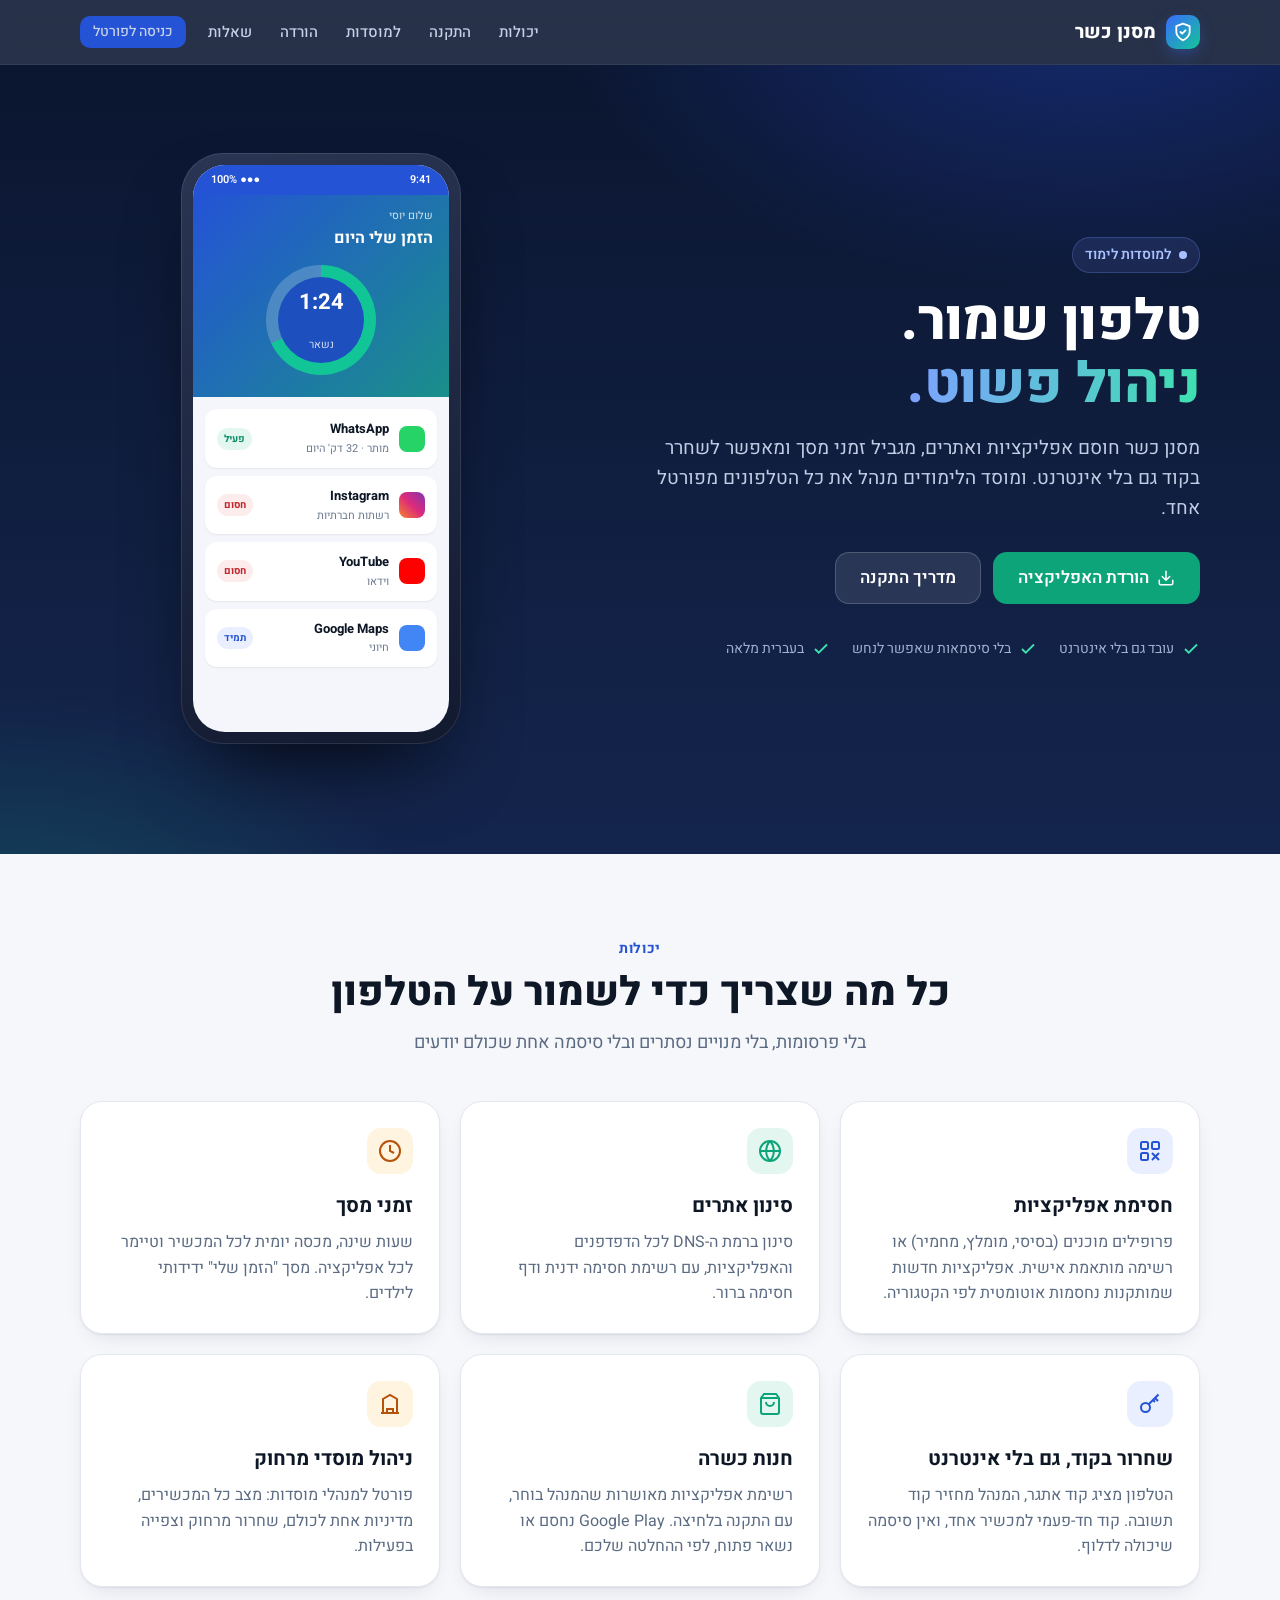
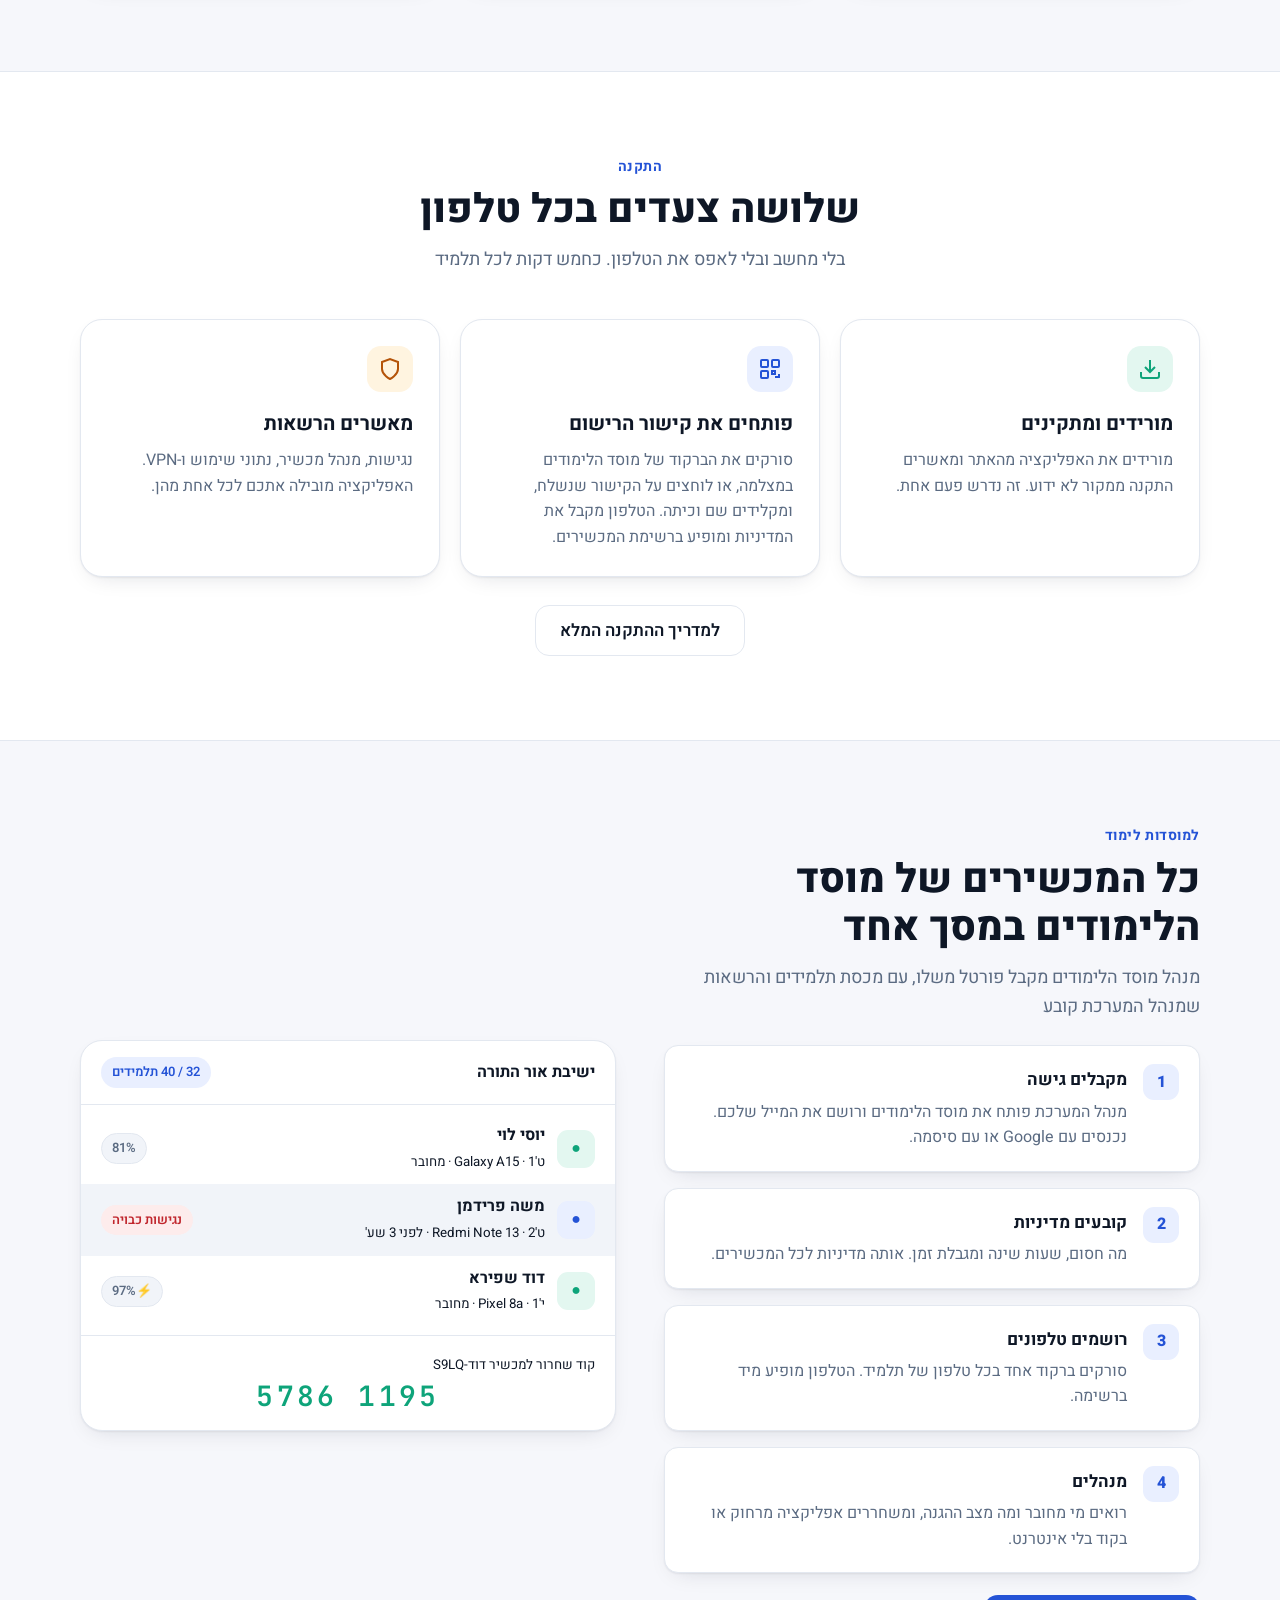
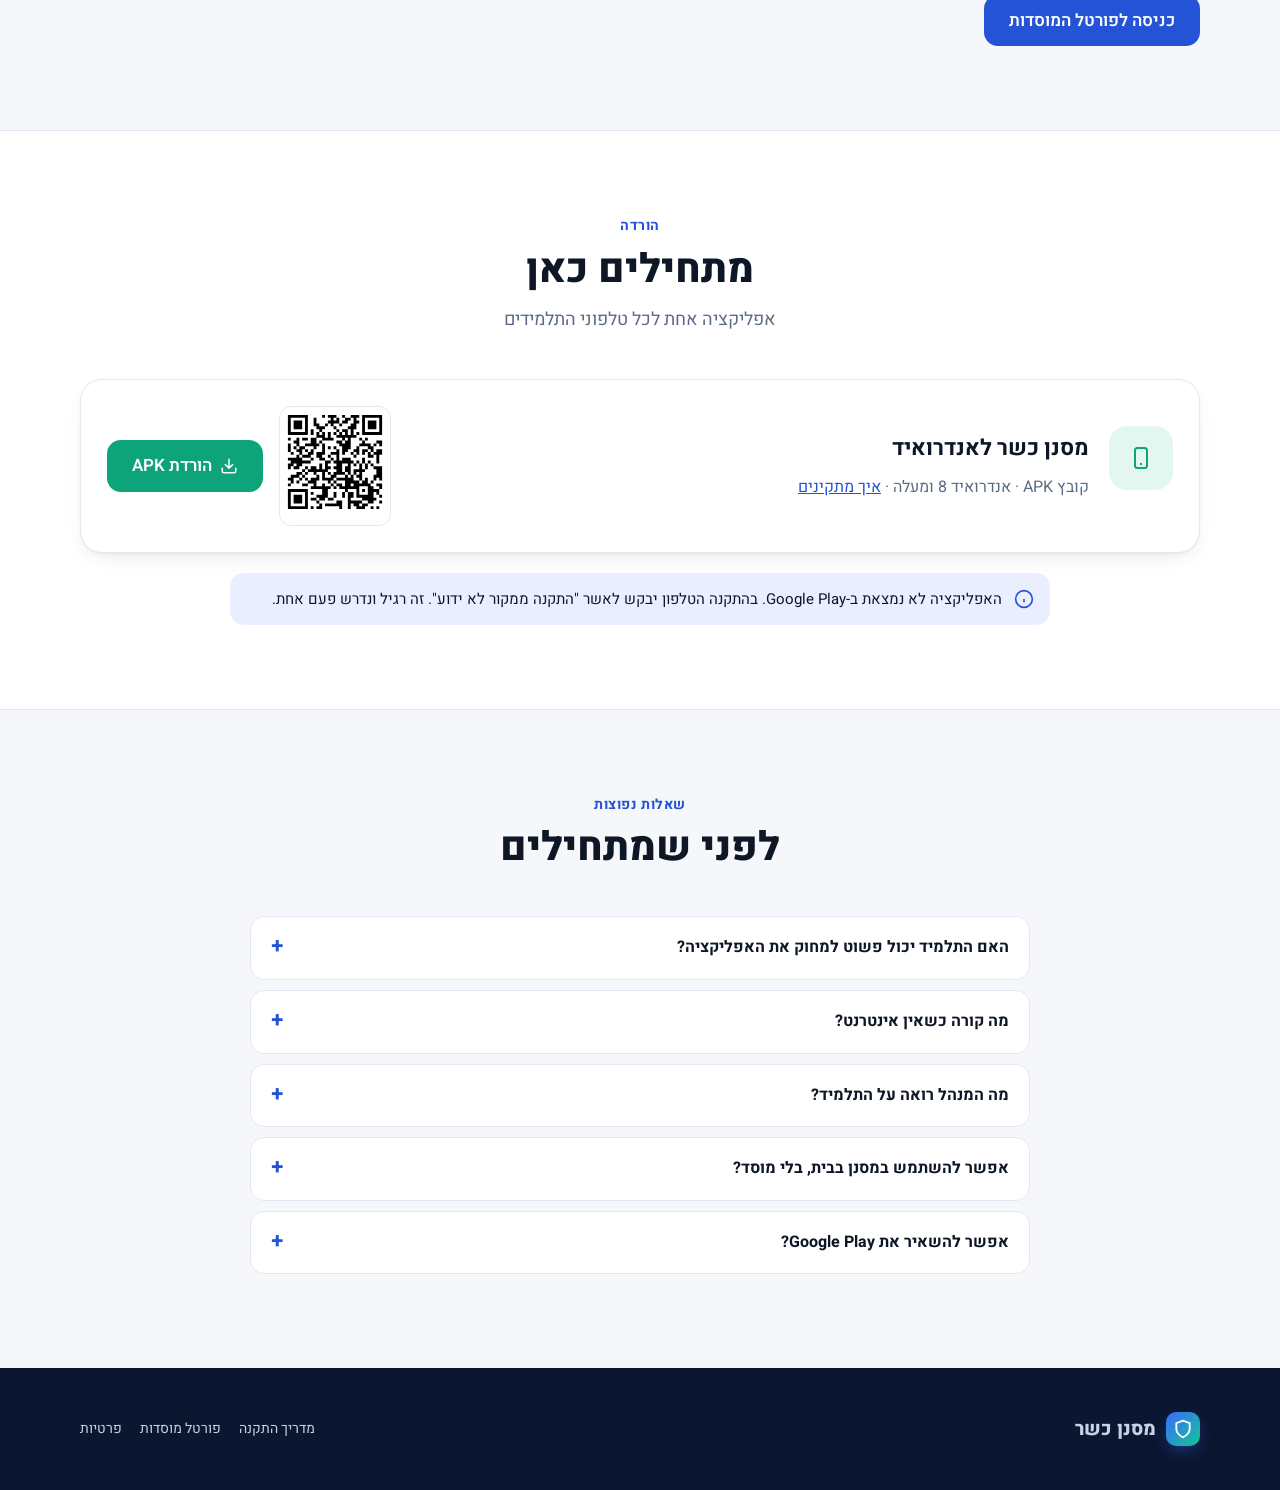
<file: index.html>
<!DOCTYPE html>
<html lang="he" dir="rtl">
<head>
<meta charset="UTF-8">
<meta name="viewport" content="width=device-width, initial-scale=1">
<title>מסנן כשר · סינון וניהול טלפונים למוסדות לימוד</title>
<meta name="description" content="מסנן כשר חוסם אפליקציות ואתרים, מגביל זמני מסך ומאפשר שחרור בקוד גם בלי אינטרנט. מוסד הלימודים מנהל את כל הטלפונים מפורטל אחד.">
<link rel="preconnect" href="https://fonts.googleapis.com">
<link rel="preconnect" href="https://fonts.gstatic.com" crossorigin>
<link href="https://fonts.googleapis.com/css2?family=Heebo:wght@400;500;600;700;800&family=JetBrains+Mono:wght@500&display=swap" rel="stylesheet">
<link rel="stylesheet" href="assets/site.css">
<link rel="icon" href="assets/icon.svg" type="image/svg+xml">
<script src="vendor/qrcode.js"></script>
</head>
<body>

<header class="topbar">
  <div class="wrap">
    <a class="brand" href="./"><span class="mark"><svg viewBox="0 0 24 24" fill="none" stroke="currentColor" stroke-width="2.2" stroke-linecap="round" stroke-linejoin="round"><path d="M12 22s8-4 8-10V5l-8-3-8 3v7c0 6 8 10 8 10z"/><path d="m9 12 2 2 4-4"/></svg></span>מסנן כשר</a>
    <button class="menu-btn" aria-label="תפריט"><svg width="24" height="24" viewBox="0 0 24 24" fill="none" stroke="currentColor" stroke-width="2"><path d="M3 6h18M3 12h18M3 18h18"/></svg></button>
    <nav class="nav">
      <a href="#features">יכולות</a>
      <a href="#install">התקנה</a>
      <a href="#institutions">למוסדות</a>
      <a href="#download">הורדה</a>
      <a href="#faq">שאלות</a>
      <a class="btn sm" href="portal/">כניסה לפורטל</a>
    </nav>
  </div>
</header>

<section class="hero">
  <div class="wrap grid">
    <div>
      <span class="eyebrow"><span class="dot"></span> למוסדות לימוד</span>
      <h1>טלפון שמור.<br><span class="grad">ניהול פשוט.</span></h1>
      <p class="lead">מסנן כשר חוסם אפליקציות ואתרים, מגביל זמני מסך ומאפשר לשחרר בקוד גם בלי אינטרנט. ומוסד הלימודים מנהל את כל הטלפונים מפורטל אחד.</p>
      <div class="cta">
        <a class="btn lg green" href="#download"><svg viewBox="0 0 24 24" fill="none" stroke="currentColor" stroke-width="2" stroke-linecap="round" stroke-linejoin="round"><path d="M21 15v4a2 2 0 0 1-2 2H5a2 2 0 0 1-2-2v-4M7 10l5 5 5-5M12 15V3"/></svg>הורדת האפליקציה</a>
        <a class="btn lg light" href="install.html">מדריך התקנה</a>
      </div>
      <div class="trust">
        <span><svg viewBox="0 0 24 24" fill="none" stroke="currentColor" stroke-width="2.4"><path d="M20 6 9 17l-5-5"/></svg>עובד גם בלי אינטרנט</span>
        <span><svg viewBox="0 0 24 24" fill="none" stroke="currentColor" stroke-width="2.4"><path d="M20 6 9 17l-5-5"/></svg>בלי סיסמאות שאפשר לנחש</span>
        <span><svg viewBox="0 0 24 24" fill="none" stroke="currentColor" stroke-width="2.4"><path d="M20 6 9 17l-5-5"/></svg>בעברית מלאה</span>
      </div>
    </div>
    <div aria-hidden="true">
      <div class="phone"><div class="screen">
        <div class="sbar" style="background:#2453d6;color:#fff"><span>9:41</span><span>●●● 100%</span></div>
        <div class="ph-head"><small style="opacity:.8">שלום יוסי</small><b>הזמן שלי היום</b>
          <div class="ph-ring"><div><b style="font-size:22px">1:24</b><small style="opacity:.8">נשאר</small></div></div></div>
        <div class="ph-list">
          <div class="ph-item"><i style="background:#25d366"></i><div><b>WhatsApp</b><small>מותר · 32 דק' היום</small></div><span class="tag" style="background:#e3f7f0;color:#0e8f6a">פעיל</span></div>
          <div class="ph-item"><i style="background:linear-gradient(45deg,#f58529,#dd2a7b,#8134af)"></i><div><b>Instagram</b><small>רשתות חברתיות</small></div><span class="tag" style="background:#fdecec;color:#c0262d">חסום</span></div>
          <div class="ph-item"><i style="background:#ff0000"></i><div><b>YouTube</b><small>וידאו</small></div><span class="tag" style="background:#fdecec;color:#c0262d">חסום</span></div>
          <div class="ph-item"><i style="background:#4285f4"></i><div><b>Google Maps</b><small>חיוני</small></div><span class="tag" style="background:#e9efff;color:#2453d6">תמיד</span></div>
        </div>
      </div></div>
    </div>
  </div>
</section>

<section class="block" id="features">
  <div class="wrap">
    <div class="sec-head reveal"><div class="kicker">יכולות</div><h2>כל מה שצריך כדי לשמור על הטלפון</h2>
      <p>בלי פרסומות, בלי מנויים נסתרים ובלי סיסמה אחת שכולם יודעים</p></div>
    <div class="grid-3">
      <div class="card reveal"><div class="icon-badge"><svg viewBox="0 0 24 24" fill="none" stroke="currentColor" stroke-width="2"><rect x="3" y="3" width="7" height="7" rx="1.5"/><rect x="14" y="3" width="7" height="7" rx="1.5"/><rect x="3" y="14" width="7" height="7" rx="1.5"/><path d="m14 14 7 7M21 14l-7 7"/></svg></div>
        <h3>חסימת אפליקציות</h3><p>פרופילים מוכנים (בסיסי, מומלץ, מחמיר) או רשימה מותאמת אישית. אפליקציות חדשות שמותקנות נחסמות אוטומטית לפי הקטגוריה.</p></div>
      <div class="card reveal"><div class="icon-badge green"><svg viewBox="0 0 24 24" fill="none" stroke="currentColor" stroke-width="2"><circle cx="12" cy="12" r="10"/><path d="M2 12h20M12 2a15 15 0 0 1 0 20M12 2a15 15 0 0 0 0 20"/></svg></div>
        <h3>סינון אתרים</h3><p>סינון ברמת ה-DNS לכל הדפדפנים והאפליקציות, עם רשימת חסימה ידנית ודף חסימה ברור.</p></div>
      <div class="card reveal"><div class="icon-badge warn"><svg viewBox="0 0 24 24" fill="none" stroke="currentColor" stroke-width="2"><circle cx="12" cy="12" r="10"/><path d="M12 6v6l4 2"/></svg></div>
        <h3>זמני מסך</h3><p>שעות שינה, מכסה יומית לכל המכשיר וטיימר לכל אפליקציה. מסך "הזמן שלי" ידידותי לילדים.</p></div>
      <div class="card reveal"><div class="icon-badge"><svg viewBox="0 0 24 24" fill="none" stroke="currentColor" stroke-width="2"><circle cx="7.5" cy="15.5" r="4.5"/><path d="m10.7 12.3 9.8-9.8M17 6l3 3M15 8l2 2"/></svg></div>
        <h3>שחרור בקוד, גם בלי אינטרנט</h3><p>הטלפון מציג קוד אתגר, המנהל מחזיר קוד תשובה. קוד חד-פעמי למכשיר אחד, ואין סיסמה שיכולה לדלוף.</p></div>
      <div class="card reveal"><div class="icon-badge green"><svg viewBox="0 0 24 24" fill="none" stroke="currentColor" stroke-width="2"><path d="M6 2 3 6v14a2 2 0 0 0 2 2h14a2 2 0 0 0 2-2V6l-3-4zM3 6h18M16 10a4 4 0 0 1-8 0"/></svg></div>
        <h3>חנות כשרה</h3><p>רשימת אפליקציות מאושרות שהמנהל בוחר, עם התקנה בלחיצה. Google Play נחסם או נשאר פתוח, לפי ההחלטה שלכם.</p></div>
      <div class="card reveal"><div class="icon-badge warn"><svg viewBox="0 0 24 24" fill="none" stroke="currentColor" stroke-width="2"><path d="M3 21h18M5 21V7l7-4 7 4v14"/><path d="M9 21v-4h6v4"/></svg></div>
        <h3>ניהול מוסדי מרחוק</h3><p>פורטל למנהלי מוסדות: מצב כל המכשירים, מדיניות אחת לכולם, שחרור מרחוק וצפייה בפעילות.</p></div>
    </div>
  </div>
</section>

<section class="block alt" id="install">
  <div class="wrap">
    <div class="sec-head reveal"><div class="kicker">התקנה</div><h2>שלושה צעדים בכל טלפון</h2>
      <p>בלי מחשב ובלי לאפס את הטלפון. כחמש דקות לכל תלמיד</p></div>
    <div class="grid-3">
      <div class="card reveal"><div class="icon-badge green"><svg viewBox="0 0 24 24" fill="none" stroke="currentColor" stroke-width="2"><path d="M21 15v4a2 2 0 0 1-2 2H5a2 2 0 0 1-2-2v-4M7 10l5 5 5-5M12 15V3"/></svg></div>
        <h3>מורידים ומתקינים</h3><p>מורידים את האפליקציה מהאתר ומאשרים התקנה ממקור לא ידוע. זה נדרש פעם אחת.</p></div>
      <div class="card reveal"><div class="icon-badge"><svg viewBox="0 0 24 24" fill="none" stroke="currentColor" stroke-width="2"><rect x="3" y="3" width="7" height="7" rx="1"/><rect x="14" y="3" width="7" height="7" rx="1"/><rect x="3" y="14" width="7" height="7" rx="1"/><path d="M14 14h3v3h-3zM20 14v.01M14 20h.01M17 20h4v-3"/></svg></div>
        <h3>פותחים את קישור הרישום</h3><p>סורקים את הברקוד של מוסד הלימודים במצלמה, או לוחצים על הקישור שנשלח, ומקלידים שם וכיתה. הטלפון מקבל את המדיניות ומופיע ברשימת המכשירים.</p></div>
      <div class="card reveal"><div class="icon-badge warn"><svg viewBox="0 0 24 24" fill="none" stroke="currentColor" stroke-width="2"><path d="M12 22s8-4 8-10V5l-8-3-8 3v7c0 6 8 10 8 10z"/></svg></div>
        <h3>מאשרים הרשאות</h3><p>נגישות, מנהל מכשיר, נתוני שימוש ו-VPN. האפליקציה מובילה אתכם לכל אחת מהן.</p></div>
    </div>
    <div style="text-align:center;margin-top:28px" class="reveal"><a class="btn lg ghost" href="install.html">למדריך ההתקנה המלא</a></div>
  </div>
</section>

<section class="block" id="institutions">
  <div class="wrap">
    <div class="grid-2" style="align-items:center;gap:48px">
      <div class="reveal">
        <div class="sec-head" style="text-align:start;margin:0 0 24px"><div class="kicker">למוסדות לימוד</div><h2>כל המכשירים של מוסד הלימודים במסך אחד</h2>
          <p>מנהל מוסד הלימודים מקבל פורטל משלו, עם מכסת תלמידים והרשאות שמנהל המערכת קובע</p></div>
        <ol class="steps">
          <li><h4>מקבלים גישה</h4><p>מנהל המערכת פותח את מוסד הלימודים ורושם את המייל שלכם. נכנסים עם Google או עם סיסמה.</p></li>
          <li><h4>קובעים מדיניות</h4><p>מה חסום, שעות שינה ומגבלת זמן. אותה מדיניות לכל המכשירים.</p></li>
          <li><h4>רושמים טלפונים</h4><p>סורקים ברקוד אחד בכל טלפון של תלמיד. הטלפון מופיע מיד ברשימה.</p></li>
          <li><h4>מנהלים</h4><p>רואים מי מחובר ומה מצב ההגנה, ומשחררים אפליקציה מרחוק או בקוד בלי אינטרנט.</p></li>
        </ol>
        <a class="btn lg" href="portal/" style="margin-top:22px">כניסה לפורטל המוסדות</a>
      </div>
      <div class="card reveal" style="padding:0;overflow:hidden" aria-hidden="true">
        <div style="padding:16px 20px;border-bottom:1px solid var(--border);display:flex;justify-content:space-between;align-items:center"><b>ישיבת אור התורה</b><span class="pill blue">32 / 40 תלמידים</span></div>
        <div style="padding:8px 0">
          <div style="display:flex;gap:12px;align-items:center;padding:10px 20px"><span class="icon-badge green" style="width:38px;height:38px;margin:0;border-radius:11px">●</span><div style="flex:1"><b>יוסי לוי</b><br><small class="muted">ט'1 · Galaxy A15 · מחובר</small></div><span class="pill">81%</span></div>
          <div style="display:flex;gap:12px;align-items:center;padding:10px 20px;background:var(--surface-2)"><span class="icon-badge" style="width:38px;height:38px;margin:0;border-radius:11px">●</span><div style="flex:1"><b>משה פרידמן</b><br><small class="muted">ט'2 · Redmi Note 13 · לפני 3 שע'</small></div><span class="pill red">נגישות כבויה</span></div>
          <div style="display:flex;gap:12px;align-items:center;padding:10px 20px"><span class="icon-badge green" style="width:38px;height:38px;margin:0;border-radius:11px">●</span><div style="flex:1"><b>דוד שפירא</b><br><small class="muted">י'1 · Pixel 8a · מחובר</small></div><span class="pill">⚡97%</span></div>
        </div>
        <div style="padding:16px 20px;border-top:1px solid var(--border)"><small class="muted">קוד שחרור למכשיר דוד-S9LQ</small><div style="font:600 28px 'JetBrains Mono',monospace;letter-spacing:.12em;color:var(--accent);direction:ltr;text-align:center">5786 1195</div></div>
      </div>
    </div>
  </div>
</section>

<section class="block alt" id="download">
  <div class="wrap">
    <div class="sec-head reveal"><div class="kicker">הורדה</div><h2>מתחילים כאן</h2><p>אפליקציה אחת לכל טלפוני התלמידים</p></div>
    <div class="card dl reveal">
      <div class="icon-badge green" style="width:64px;height:64px;border-radius:18px"><svg viewBox="0 0 24 24" fill="none" stroke="currentColor" stroke-width="2"><rect x="6" y="2" width="12" height="20" rx="2.5"/><path d="M11 18h2"/></svg></div>
      <div><h3 style="font-size:22px">מסנן כשר לאנדרואיד</h3>
        <p>קובץ APK · אנדרואיד 8 ומעלה · <a href="install.html">איך מתקינים</a></p></div>
      <div style="display:flex;gap:16px;align-items:center;justify-content:center;flex-wrap:wrap">
        <div id="dlQr" style="width:112px;background:#fff;border-radius:12px;padding:6px;border:1px solid var(--border)" title="סריקה מהטלפון"></div>
        <a class="btn lg green" href="downloads/KosherGuard.apk" download><svg viewBox="0 0 24 24" fill="none" stroke="currentColor" stroke-width="2" stroke-linecap="round" stroke-linejoin="round"><path d="M21 15v4a2 2 0 0 1-2 2H5a2 2 0 0 1-2-2v-4M7 10l5 5 5-5M12 15V3"/></svg>הורדת APK</a>
      </div>
    </div>
    <div class="callout reveal" style="max-width:820px;margin:20px auto 0"><svg viewBox="0 0 24 24" fill="none" stroke="currentColor" stroke-width="2"><circle cx="12" cy="12" r="10"/><path d="M12 16v-4M12 8h.01"/></svg>
      <div>האפליקציה לא נמצאת ב-Google Play. בהתקנה הטלפון יבקש לאשר "התקנה ממקור לא ידוע". זה רגיל ונדרש פעם אחת.</div></div>
  </div>
</section>

<section class="block" id="faq">
  <div class="wrap" style="max-width:820px">
    <div class="sec-head reveal"><div class="kicker">שאלות נפוצות</div><h2>לפני שמתחילים</h2></div>
    <details class="faq"><summary>האם התלמיד יכול פשוט למחוק את האפליקציה?</summary>
      <p>המסנן חוסם את מסכי ההגדרות שמאפשרים להסיר אותו או לכבות את ההרשאות שלו. ואם הגנה כלשהי כבויה, זה מופיע מיד בפורטל אצל מנהל מוסד הלימודים.</p></details>
    <details class="faq"><summary>מה קורה כשאין אינטרנט?</summary>
      <p>כל החסימות ממשיכות לעבוד, וגם קודי השחרור. דיווחים לפורטל נשמרים ונשלחים כשהטלפון חוזר לרשת.</p></details>
    <details class="faq"><summary>מה המנהל רואה על התלמיד?</summary>
      <p>רק מה שמוסד הלימודים הפעיל: מצב ההגנה, סוללה ואפליקציה פתוחה, ואם הותר, שמות האתרים והאפליקציות שנפתחו. תוכן הודעות, סיסמאות ותוכן דפים לא נאסף ולא נשלח אף פעם.</p></details>
    <details class="faq"><summary>אפשר להשתמש במסנן בבית, בלי מוסד?</summary>
      <p>לא. המסנן מיועד למוסדות לימוד בלבד. כל טלפון נרשם למוסד הלימודים, ומנהלי מוסד הלימודים מנהלים אותו מהפורטל.</p></details>
    <details class="faq"><summary>אפשר להשאיר את Google Play?</summary>
      <p>כן. המנהל בוחר אם Google Play חסום לגמרי, פתוח, או שרק החנות הכשרה זמינה.</p></details>
  </div>
</section>

<footer class="site">
  <div class="wrap">
    <a class="brand" href="./"><span class="mark"><svg viewBox="0 0 24 24" fill="none" stroke="currentColor" stroke-width="2.2"><path d="M12 22s8-4 8-10V5l-8-3-8 3v7c0 6 8 10 8 10z"/></svg></span>מסנן כשר</a>
    <nav><a href="install.html">מדריך התקנה</a><a href="portal/">פורטל מוסדות</a><a href="privacy.html">פרטיות</a></nav>
  </div>
</footer>

<script src="assets/site.js"></script>
<script>
  try {
    const url = new URL("downloads/KosherGuard.apk", location.href).href;
    const qr = qrcode(0, "M"); qr.addData(url); qr.make();
    document.getElementById("dlQr").innerHTML = qr.createSvgTag({ cellSize: 3, margin: 2, scalable: true });
  } catch (e) { document.getElementById("dlQr").hidden = true; }
</script>
</body>
</html>
</file>
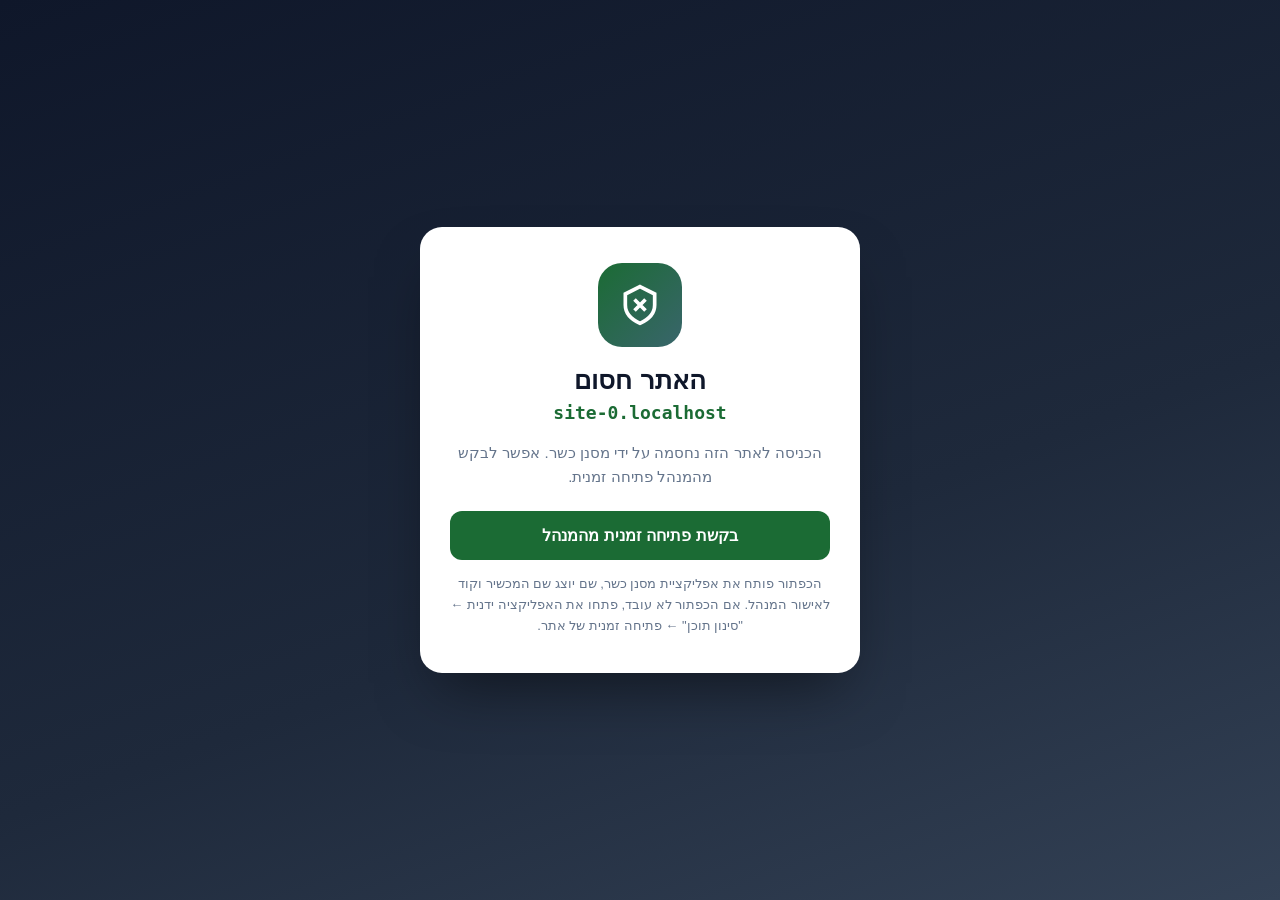
<file: blockpage/index.html>
<!DOCTYPE html>
<html lang="he" dir="rtl">
<head>
<meta charset="UTF-8">
<meta name="viewport" content="width=device-width, initial-scale=1.0">
<title>אתר חסום — מסנן כשר</title>
<style>
  :root { --bg1:#0f172a; --bg2:#1e293b; --accent:#1b6b34; --accent2:#39656b; --card:#ffffff; --text:#0f172a; --muted:#64748b; }
  * { box-sizing: border-box; }
  body {
    margin: 0; min-height: 100vh;
    font-family: "Segoe UI", "Arial Hebrew", Arial, sans-serif;
    background: linear-gradient(160deg, var(--bg1), var(--bg2) 60%, #334155);
    display: flex; align-items: center; justify-content: center; padding: 24px;
  }
  .card {
    background: var(--card); color: var(--text);
    max-width: 440px; width: 100%;
    border-radius: 22px; padding: 36px 30px;
    box-shadow: 0 30px 60px -20px rgba(0,0,0,0.5); text-align: center;
  }
  .badge {
    width: 84px; height: 84px; margin: 0 auto 18px;
    border-radius: 24px; display: flex; align-items: center; justify-content: center;
    background: linear-gradient(135deg, var(--accent), var(--accent2));
  }
  h1 { font-size: 26px; margin: 0 0 6px; }
  .site { direction: ltr; font-family: "Consolas", monospace; font-weight: 700; color: var(--accent); word-break: break-all; font-size: 18px; margin: 4px 0 18px; }
  p { color: var(--muted); font-size: 15px; line-height: 1.6; margin: 0 0 22px; }
  .btn {
    display: block; width: 100%; border: none; cursor: pointer;
    background: var(--accent); color: #fff; font-size: 16px; font-weight: 700;
    padding: 15px; border-radius: 12px; text-decoration: none; margin-bottom: 10px;
  }
  .btn:hover { filter: brightness(1.08); }
  .hint { font-size: 13px; color: var(--muted); margin: 14px 0 0; }
</style>
</head>
<body>
  <div class="card">
    <div class="badge">
      <svg width="44" height="44" viewBox="0 0 24 24" fill="none" stroke="#fff" stroke-width="2"><path d="M12 2l8 4v6c0 5-3.5 8-8 10-4.5-2-8-5-8-10V6l8-4z"/><path d="M15 9l-6 6M9 9l6 6"/></svg>
    </div>
    <h1>האתר חסום</h1>
    <div class="site" id="site"></div>
    <p>הכניסה לאתר הזה נחסמה על ידי מסנן כשר. אפשר לבקש מהמנהל פתיחה זמנית.</p>
    <a class="btn" id="unlockBtn" href="#">בקשת פתיחה זמנית מהמנהל</a>
    <p class="hint">
      הכפתור פותח את אפליקציית מסנן כשר, שם יוצג שם המכשיר וקוד לאישור המנהל. אם הכפתור לא עובד,
      פתחו את האפליקציה ידנית ← "סינון תוכן" ← פתיחה זמנית של אתר.
    </p>
  </div>

<script>
  // The blocked domain is diverted here by DNS, so the browser's own address is the blocked site.
  var host = location.hostname || "";
  var param = new URLSearchParams(location.search).get("site");
  var site = (param || host || "").replace(/^www\./, "");
  document.getElementById("site").textContent = site;
  // Deep link into the app to run the challenge/response unlock for exactly this site.
  document.getElementById("unlockBtn").href = "kosherguard://site-unlock?d=" + encodeURIComponent(site);
</script>
</body>
</html>
</file>
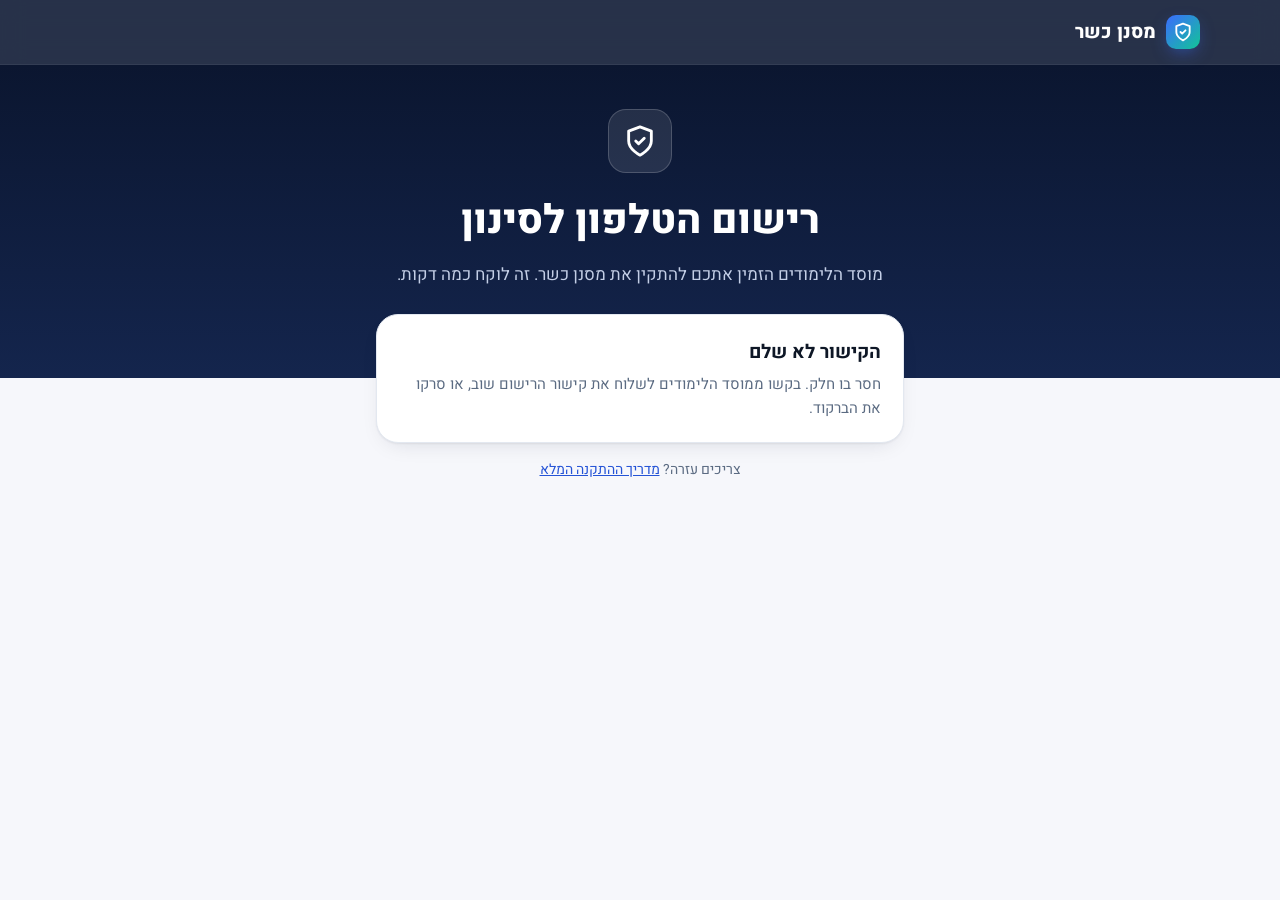
<file: join/index.html>
<!DOCTYPE html>
<html lang="he" dir="rtl">
<head>
<meta charset="UTF-8">
<meta name="viewport" content="width=device-width, initial-scale=1">
<meta name="robots" content="noindex">
<title>רישום לסינון · מסנן כשר</title>
<meta name="description" content="התקנת מסנן כשר ורישום הטלפון למוסד הלימודים.">
<link rel="preconnect" href="https://fonts.googleapis.com">
<link rel="preconnect" href="https://fonts.gstatic.com" crossorigin>
<link href="https://fonts.googleapis.com/css2?family=Heebo:wght@400;500;600;700;800&display=swap" rel="stylesheet">
<link rel="stylesheet" href="../assets/site.css">
<link rel="icon" href="../assets/icon.svg" type="image/svg+xml">
<style>
  .join-hero { background: linear-gradient(180deg, var(--hero), var(--hero-2)); color: #fff; padding: 44px 0 90px; text-align: center; }
  .join-hero .seal { width: 64px; height: 64px; margin: 0 auto 16px; border-radius: 18px; display: grid; place-items: center; background: rgba(255,255,255,.1); border: 1px solid rgba(255,255,255,.18); }
  .join-hero .seal svg { width: 34px; height: 34px; }
  .join-hero h1 { font-size: clamp(26px, 6vw, 40px); margin: 0 0 8px; font-weight: 800; }
  .join-hero p { color: #c3cee6; font-size: 17px; margin: 0 auto; max-width: 520px; }
  .join { max-width: 560px; margin: -64px auto 64px; padding: 0 16px; display: grid; gap: 16px; position: relative; }
  .join .card { padding: 22px; }
  .join h2 { font-size: 19px; margin: 0 0 4px; }
  .join .muted { color: var(--muted); margin: 0; font-size: 15px; }
  .join .actions { display: grid; gap: 10px; margin-top: 16px; }
  .join .actions .btn { justify-content: center; width: 100%; }
  .join .or { text-align: center; color: var(--muted); font-size: 14px; margin: 2px 0; }
  .num { flex-shrink: 0; width: 28px; height: 28px; border-radius: 50%; display: grid; place-items: center; background: var(--brand-soft); color: var(--brand); font-weight: 800; font-size: 14px; }
  .row { display: flex; gap: 12px; align-items: flex-start; }
  .row + .row { margin-top: 14px; }
  .row b { display: block; margin-bottom: 2px; }
  .linkbox { display: flex; gap: 8px; margin-top: 12px; }
  .linkbox input { flex: 1; min-width: 0; direction: ltr; text-align: left; font-size: 13px; }
  #qr { display: grid; place-items: center; margin-top: 14px; }
  #qr svg { width: 220px; height: 220px; background: #fff; border-radius: 12px; padding: 8px; }
  .note { display: none; }
  .noapp .note { display: flex; }
</style>
</head>
<body>

<header class="topbar">
  <div class="wrap">
    <a class="brand" href="../"><span class="mark"><svg viewBox="0 0 24 24" fill="none" stroke="currentColor" stroke-width="2.2" stroke-linecap="round" stroke-linejoin="round"><path d="M12 22s8-4 8-10V5l-8-3-8 3v7c0 6 8 10 8 10z"/><path d="m9 12 2 2 4-4"/></svg></span>מסנן כשר</a>
  </div>
</header>

<div class="join-hero">
  <div class="wrap">
    <div class="seal"><svg viewBox="0 0 24 24" fill="none" stroke="currentColor" stroke-width="2" stroke-linecap="round" stroke-linejoin="round"><path d="M12 22s8-4 8-10V5l-8-3-8 3v7c0 6 8 10 8 10z"/><path d="m9 12 2 2 4-4"/></svg></div>
    <h1 id="heroTitle">רישום הטלפון לסינון</h1>
    <p id="heroText">מוסד הלימודים הזמין אתכם להתקין את מסנן כשר. זה לוקח כמה דקות.</p>
  </div>
</div>

<main class="join" id="join">

  <div class="card" id="bad" hidden>
    <h2>הקישור לא שלם</h2>
    <p class="muted">חסר בו חלק. בקשו ממוסד הלימודים לשלוח את קישור הרישום שוב, או סרקו את הברקוד.</p>
  </div>

  <div class="card" id="android" hidden>
    <div class="callout note" style="margin-bottom:14px"><div>האפליקציה עדיין לא מותקנת בטלפון הזה. מתקינים אותה ואז חוזרים לכאן.</div></div>

    <div class="row"><span class="num">1</span><div>
      <b>מורידים ומתקינים את האפליקציה</b>
      <p class="muted">פותחים את הקובץ שירד ומאשרים התקנה. אם אנדרואיד מבקש, מאשרים "התקנה ממקור זה". אם Play Protect מזהיר: "פרטים נוספים" ← "להתקין בכל זאת".</p>
    </div></div>
    <div class="actions">
      <a class="btn lg green" id="dl" href="../downloads/KosherGuard.apk"><svg viewBox="0 0 24 24" fill="none" stroke="currentColor" stroke-width="2" stroke-linecap="round" stroke-linejoin="round"><path d="M21 15v4a2 2 0 0 1-2 2H5a2 2 0 0 1-2-2v-4M7 10l5 5 5-5M12 15V3"/></svg>הורדת האפליקציה</a>
    </div>

    <div class="row" style="margin-top:22px"><span class="num">2</span><div>
      <b id="openTitle">ממשיכים לרישום באפליקציה</b>
      <p class="muted" id="openNote">אחרי ההתקנה לוחצים כאן. האפליקציה נפתחת ומבקשת רק שם וכיתה.</p>
    </div></div>
    <div class="actions">
      <a class="btn lg" id="open" href="#"><svg viewBox="0 0 24 24" fill="none" stroke="currentColor" stroke-width="2" stroke-linecap="round" stroke-linejoin="round"><path d="M15 3h6v6M10 14 21 3M18 13v6a2 2 0 0 1-2 2H5a2 2 0 0 1-2-2V8a2 2 0 0 1 2-2h6"/></svg>פתיחה באפליקציה</a>
      <p class="or">או: פותחים את מסנן כשר ולוחצים "הדבקת קישור". הקישור כבר הועתק כשלחצתם על ההורדה.</p>
    </div>
  </div>

  <div class="card" id="other" hidden>
    <h2>פותחים את הדף הזה בטלפון של התלמיד</h2>
    <p class="muted">מסנן כשר הוא אפליקציה לאנדרואיד. סורקים את הברקוד במצלמה של הטלפון, או שולחים אליו את הקישור.</p>
    <div id="qr"></div>
  </div>

  <div class="card" id="share" hidden>
    <h2 id="shareTitle">קישור הרישום</h2>
    <p class="muted" id="shareText">אותו קישור לכל התלמידים של מוסד הלימודים. אפשר להעביר אותו הלאה.</p>
    <div class="linkbox"><input class="input" id="link" readonly><button class="btn" id="copy" type="button">העתקה</button></div>
  </div>

  <p class="muted" style="text-align:center;font-size:14px">צריכים עזרה? <a href="../install.html">מדריך ההתקנה המלא</a></p>
</main>

<div class="toast" id="toast"></div>

<script src="../vendor/qrcode.js"></script>
<script>
(function () {
  const PKG = "com.kosherguard.filter";
  const q = new URLSearchParams(location.search);
  const i = (q.get("i") || "").trim(), t = (q.get("t") || "").trim();
  const $ = (id) => document.getElementById(id);
  const toast = (msg) => { const el = $("toast"); el.textContent = msg; el.classList.add("show"); clearTimeout(toast.t); toast.t = setTimeout(() => el.classList.remove("show"), 2400); };

  // One student's "חיבור מחדש" link (portal → the student → "חיבור מחדש"): ?i=&re=1#r=&k=&s=&l=&p=&n=&c=.
  // Its details stay after the "#", so they never reach the server; the app reads them from the link.
  const re = q.get("re") === "1" ? new URLSearchParams(location.hash.slice(1)) : null;
  const reOk = re && /^[A-Za-z0-9]{8,64}$/.test(re.get("r") || "") && /^[A-Za-z0-9]{8,64}$/.test(re.get("k") || "") && /^[0-9]{1,6}$/.test(re.get("s") || "");
  if (!/^[A-Za-z0-9_-]{2,40}$/.test(i) || (re ? !reOk : !/^[A-Za-z0-9]{8,64}$/.test(t))) { $("bad").hidden = false; return; }

  if (re) {
    const who = (re.get("n") || "").trim();
    $("heroTitle").textContent = "חיבור הטלפון מחדש";
    $("heroText").textContent = (who ? `הטלפון יחזור לרשומה של ${who}` : "הטלפון יחזור לרשומה שלו") + " במוסד הלימודים, עם כל ההגדרות.";
    $("shareTitle").textContent = "קישור החיבור מחדש";
    $("shareText").textContent = "קישור אישי לטלפון הזה בלבד. טוב לפעם אחת, במשך 24 שעות.";
    $("openTitle").textContent = "ממשיכים לחיבור באפליקציה";
    $("openNote").textContent = "אחרי ההתקנה לוחצים כאן. האפליקציה נפתחת ומציעה חיבור מחדש, בלי שם וכיתה.";
  }
  // The query for the app, and the canonical link: the same one the portal shows, whatever extra the browser added.
  const appQuery = re
    ? `i=${encodeURIComponent(i)}&re=1&` + ["r", "k", "s", "l", "p", "n", "c"].map((k) => `${k}=${encodeURIComponent(re.get(k) || "")}`).join("&")
    : `i=${encodeURIComponent(i)}&t=${encodeURIComponent(t)}`;
  const link = re
    ? `${location.origin}${location.pathname}?i=${encodeURIComponent(i)}&re=1#` + appQuery.split("&").filter((x) => !/^(i|re)=/.test(x)).join("&")
    : `${location.origin}${location.pathname}?${appQuery}`;
  const copyLink = () => (navigator.clipboard ? navigator.clipboard.writeText(link) : Promise.reject()).catch(() => {
    const el = $("link"); el.select(); try { document.execCommand("copy"); } catch (e) {}
  });

  $("share").hidden = false;
  $("link").value = link;
  $("link").onclick = (e) => e.target.select();
  $("copy").onclick = () => copyLink().then(() => toast("הקישור הועתק"));

  if (/android/i.test(navigator.userAgent)) {
    $("android").hidden = false;
    // Back here from the app-open button with no app installed (Chrome's fallback).
    if (q.get("noapp")) $("join").classList.add("noapp");
    // "noapp" goes into the query part: after "#" the reconnect details must stay intact.
    const fallback = link.replace(/(#|$)/, "&noapp=1$1");
    // In an intent:// link the "#" belongs to Intent, so a reconnect link's details move into its query.
    $("open").href = `intent://join?${appQuery}#Intent;scheme=kosherguard;package=${PKG};S.browser_fallback_url=${encodeURIComponent(fallback)};end`;
    // Download the current versioned APK (the fixed name may be cached by the CDN), and put the
    // link on the clipboard so the freshly installed app can pick it up with "הדבקת קישור".
    fetch("../downloads/version.json", { cache: "no-store" }).then((r) => r.json()).then((v) => {
      if (v && /^[\w.-]+\.apk$/.test(v.apk || "")) $("dl").href = "../downloads/" + v.apk;
    }).catch(() => {});
    $("dl").addEventListener("click", () => { copyLink(); });
  } else {
    $("other").hidden = false;
    try { const qr = qrcode(0, "M"); qr.addData(link); qr.make(); $("qr").innerHTML = qr.createSvgTag({ cellSize: 4, margin: 2, scalable: true }); }
    catch (e) { $("qr").hidden = true; }
  }
})();
</script>
</body>
</html>
</file>
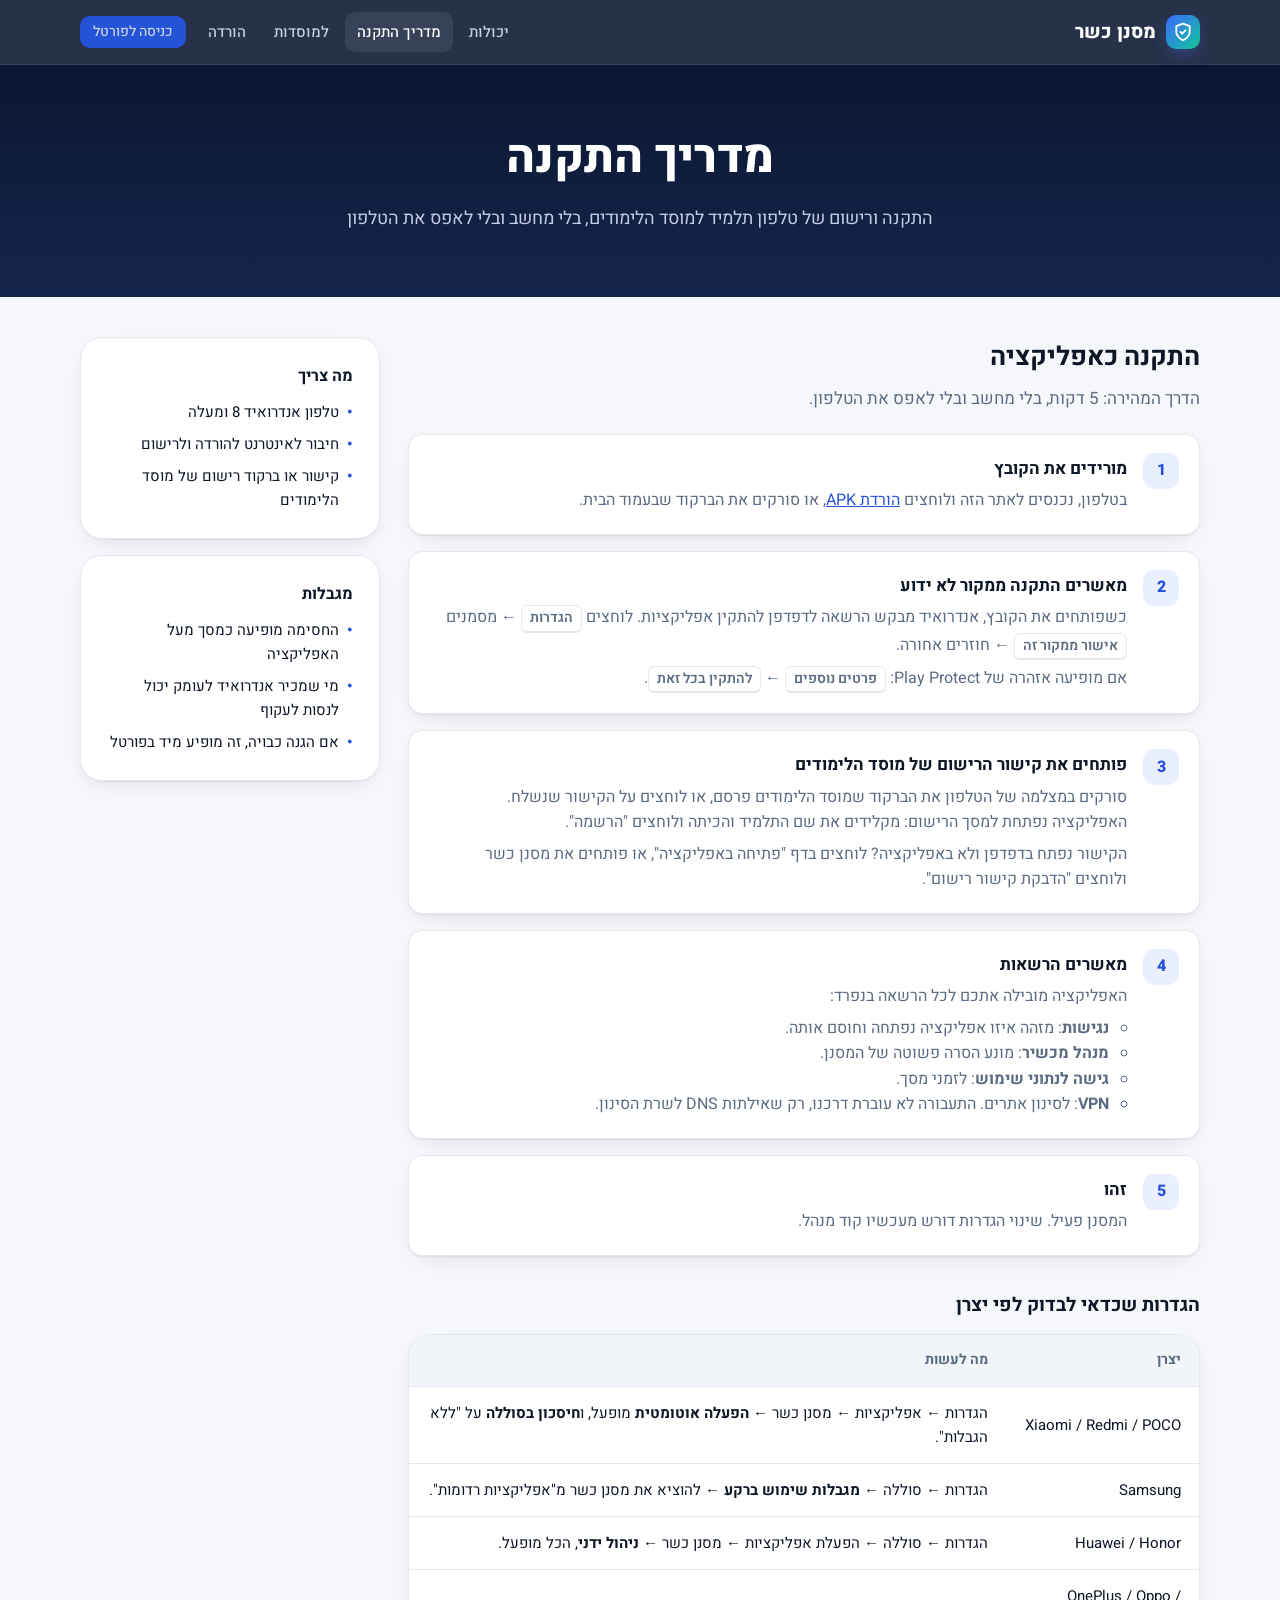
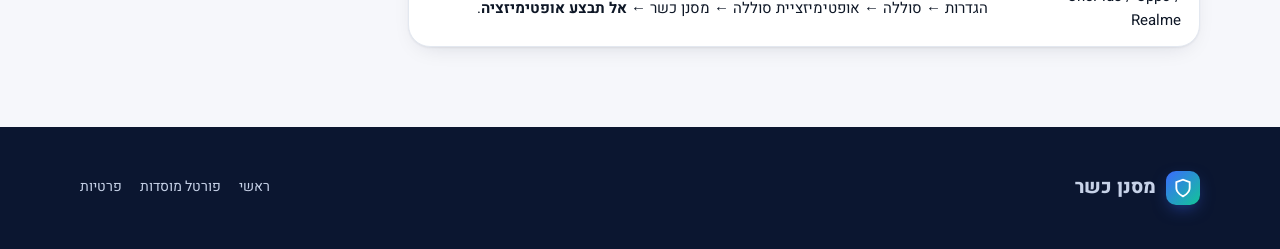
<file: install.html>
<!DOCTYPE html>
<html lang="he" dir="rtl">
<head>
<meta charset="UTF-8">
<meta name="viewport" content="width=device-width, initial-scale=1">
<title>מדריך התקנה · מסנן כשר</title>
<meta name="description" content="מדריך צעד אחר צעד להתקנת מסנן כשר בטלפון של תלמיד ורישומו למוסד הלימודים.">
<link rel="preconnect" href="https://fonts.googleapis.com">
<link rel="preconnect" href="https://fonts.gstatic.com" crossorigin>
<link href="https://fonts.googleapis.com/css2?family=Heebo:wght@400;500;600;700;800&family=JetBrains+Mono:wght@500&display=swap" rel="stylesheet">
<link rel="stylesheet" href="assets/site.css">
<link rel="icon" href="assets/icon.svg" type="image/svg+xml">
<style>
  .page-hero { background: linear-gradient(180deg, var(--hero), var(--hero-2)); color: #fff; padding: 56px 0 64px; text-align: center; }
  .page-hero h1 { font-size: clamp(30px, 4.4vw, 46px); margin: 0 0 10px; font-weight: 800; }
  .page-hero p { color: #c3cee6; font-size: 18px; margin: 0 auto; max-width: 640px; }
  .guide { display: grid; grid-template-columns: 1fr 300px; gap: 28px; align-items: start; padding: 40px 0 80px; }
  @media (max-width: 960px) { .guide { grid-template-columns: 1fr; } .guide aside { order: -1; } }
  .guide > * { min-width: 0; }
  .guide aside { position: sticky; top: 84px; display: grid; gap: 16px; }
  .guide aside h3 { font-size: 16px; margin: 0 0 10px; }
  .guide aside ul { margin: 0; padding: 0; list-style: none; display: grid; gap: 8px; font-size: 15px; }
  .guide aside li { display: flex; gap: 8px; }
  .guide aside li::before { content: "•"; color: var(--brand); font-weight: 800; }
  .guide h2 { font-size: 26px; margin: 0 0 6px; }
  .guide .intro { color: var(--muted); margin: 0 0 22px; font-size: 17px; }
  .sub-h { font-size: 19px; margin: 34px 0 14px; display: flex; align-items: center; gap: 10px; }
  .sub-h .n { font-size: 13px; }
  .steps > li ul { margin: 6px 0 0; padding-inline-start: 18px; color: var(--muted); }
  .kbd { display: inline-block; padding: 1px 8px; border: 1px solid var(--border); border-bottom-width: 2px; border-radius: 6px; background: var(--surface); font-size: 14px; font-weight: 600; }
  .trouble td:first-child { font-family: "JetBrains Mono", monospace; font-size: 13px; direction: ltr; text-align: left; color: var(--danger); width: 46%; }
</style>
</head>
<body>

<header class="topbar">
  <div class="wrap">
    <a class="brand" href="./"><span class="mark"><svg viewBox="0 0 24 24" fill="none" stroke="currentColor" stroke-width="2.2" stroke-linecap="round" stroke-linejoin="round"><path d="M12 22s8-4 8-10V5l-8-3-8 3v7c0 6 8 10 8 10z"/><path d="m9 12 2 2 4-4"/></svg></span>מסנן כשר</a>
    <button class="menu-btn" aria-label="תפריט"><svg width="24" height="24" viewBox="0 0 24 24" fill="none" stroke="currentColor" stroke-width="2"><path d="M3 6h18M3 12h18M3 18h18"/></svg></button>
    <nav class="nav">
      <a href="./#features">יכולות</a>
      <a href="install.html" class="active">מדריך התקנה</a>
      <a href="./#institutions">למוסדות</a>
      <a href="./#download">הורדה</a>
      <a class="btn sm" href="portal/">כניסה לפורטל</a>
    </nav>
  </div>
</header>

<div class="page-hero">
  <div class="wrap">
    <h1>מדריך התקנה</h1>
    <p>התקנה ורישום של טלפון תלמיד למוסד הלימודים, בלי מחשב ובלי לאפס את הטלפון</p>
  </div>
</div>

<main class="wrap">

  <!-- ================= APP ================= -->
  <div class="guide">
    <div>
      <h2>התקנה כאפליקציה</h2>
      <p class="intro">הדרך המהירה: 5 דקות, בלי מחשב ובלי לאפס את הטלפון.</p>

      <ol class="steps">
        <li><h4>מורידים את הקובץ</h4>
          <p>בטלפון, נכנסים לאתר הזה ולוחצים <a href="./#download">הורדת APK</a>, או סורקים את הברקוד שבעמוד הבית.</p></li>
        <li><h4>מאשרים התקנה ממקור לא ידוע</h4>
          <p>כשפותחים את הקובץ, אנדרואיד מבקש הרשאה לדפדפן להתקין אפליקציות. לוחצים <span class="kbd">הגדרות</span> ← מסמנים <span class="kbd">אישור ממקור זה</span> ← חוזרים אחורה.</p>
          <p>אם מופיעה אזהרה של Play Protect: <span class="kbd">פרטים נוספים</span> ← <span class="kbd">להתקין בכל זאת</span>.</p></li>
        <li><h4>פותחים את קישור הרישום של מוסד הלימודים</h4>
          <p>סורקים במצלמה של הטלפון את הברקוד שמוסד הלימודים פרסם, או לוחצים על הקישור שנשלח. האפליקציה נפתחת למסך הרישום: מקלידים את שם התלמיד והכיתה ולוחצים "הרשמה".</p>
          <p>הקישור נפתח בדפדפן ולא באפליקציה? לוחצים בדף "פתיחה באפליקציה", או פותחים את מסנן כשר ולוחצים "הדבקת קישור רישום".</p></li>
        <li><h4>מאשרים הרשאות</h4>
          <p>האפליקציה מובילה אתכם לכל הרשאה בנפרד:</p>
          <ul>
            <li><b>נגישות</b>: מזהה איזו אפליקציה נפתחה וחוסם אותה.</li>
            <li><b>מנהל מכשיר</b>: מונע הסרה פשוטה של המסנן.</li>
            <li><b>גישה לנתוני שימוש</b>: לזמני מסך.</li>
            <li><b>VPN</b>: לסינון אתרים. התעבורה לא עוברת דרכנו, רק שאילתות DNS לשרת הסינון.</li>
          </ul></li>
        <li><h4>זהו</h4><p>המסנן פעיל. שינוי הגדרות דורש מעכשיו קוד מנהל.</p></li>
      </ol>

      <h3 class="sub-h">הגדרות שכדאי לבדוק לפי יצרן</h3>
      <div class="table-wrap"><table class="cmp">
        <thead><tr><th>יצרן</th><th>מה לעשות</th></tr></thead>
        <tbody>
          <tr><td>Xiaomi / Redmi / POCO</td><td>הגדרות ← אפליקציות ← מסנן כשר ← <b>הפעלה אוטומטית</b> מופעל, ו<b>חיסכון בסוללה</b> על "ללא הגבלות".</td></tr>
          <tr><td>Samsung</td><td>הגדרות ← סוללה ← <b>מגבלות שימוש ברקע</b> ← להוציא את מסנן כשר מ"אפליקציות רדומות".</td></tr>
          <tr><td>Huawei / Honor</td><td>הגדרות ← סוללה ← הפעלת אפליקציות ← מסנן כשר ← <b>ניהול ידני</b>, הכל מופעל.</td></tr>
          <tr><td>OnePlus / Oppo / Realme</td><td>הגדרות ← סוללה ← אופטימיזציית סוללה ← מסנן כשר ← <b>אל תבצע אופטימיזציה</b>.</td></tr>
        </tbody></table></div>
    </div>
    <aside>
      <div class="card"><h3>מה צריך</h3><ul><li>טלפון אנדרואיד 8 ומעלה</li><li>חיבור לאינטרנט להורדה ולרישום</li><li>קישור או ברקוד רישום של מוסד הלימודים</li></ul></div>
      <div class="card"><h3>מגבלות</h3><ul><li>החסימה מופיעה כמסך מעל האפליקציה</li><li>מי שמכיר אנדרואיד לעומק יכול לנסות לעקוף</li><li>אם הגנה כבויה, זה מופיע מיד בפורטל</li></ul></div>
    </aside>
  </div>
</main>

<footer class="site">
  <div class="wrap">
    <a class="brand" href="./"><span class="mark"><svg viewBox="0 0 24 24" fill="none" stroke="currentColor" stroke-width="2.2"><path d="M12 22s8-4 8-10V5l-8-3-8 3v7c0 6 8 10 8 10z"/></svg></span>מסנן כשר</a>
    <nav><a href="./">ראשי</a><a href="portal/">פורטל מוסדות</a><a href="privacy.html">פרטיות</a></nav>
  </div>
</footer>
<script src="assets/site.js"></script>
</body>
</html>
</file>
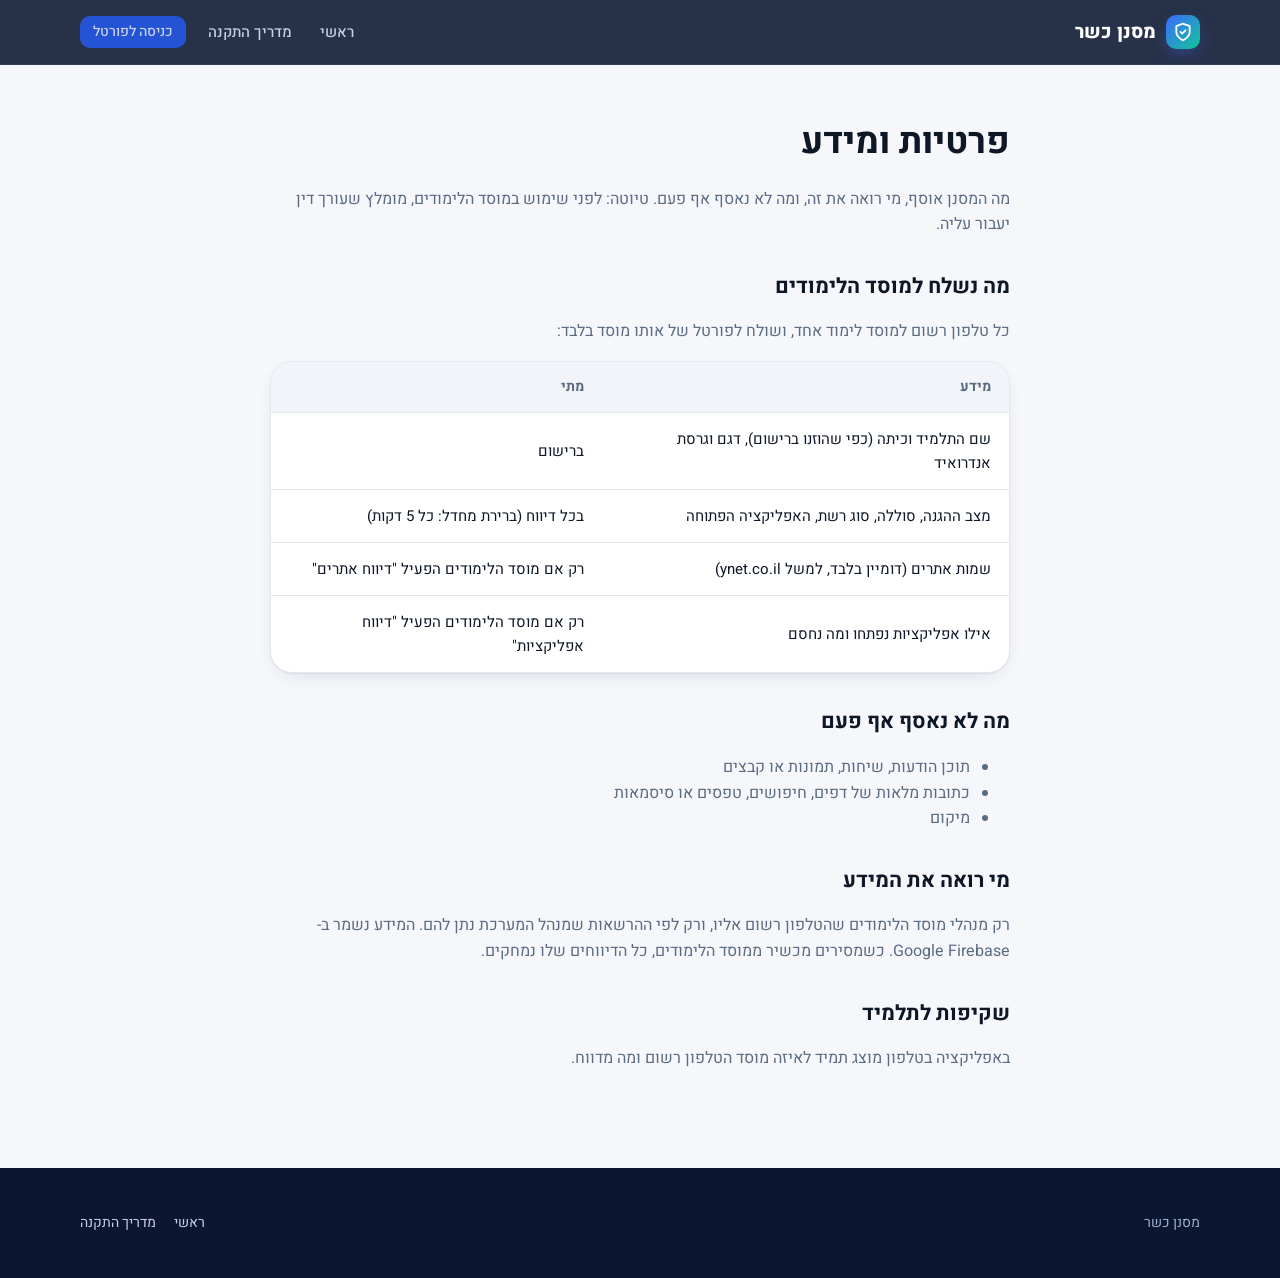
<file: privacy.html>
<!DOCTYPE html>
<html lang="he" dir="rtl">
<head>
<meta charset="UTF-8">
<meta name="viewport" content="width=device-width, initial-scale=1">
<title>פרטיות · מסנן כשר</title>
<link rel="preconnect" href="https://fonts.googleapis.com">
<link rel="preconnect" href="https://fonts.gstatic.com" crossorigin>
<link href="https://fonts.googleapis.com/css2?family=Heebo:wght@400;500;600;700;800&display=swap" rel="stylesheet">
<link rel="stylesheet" href="assets/site.css">
<link rel="icon" href="assets/icon.svg" type="image/svg+xml">
<style>
  .doc { max-width: 780px; margin: 0 auto; padding: 48px 20px 80px; }
  .doc h1 { font-size: 36px; margin: 0 0 6px; }
  .doc h2 { font-size: 21px; margin: 32px 0 8px; }
  .doc p, .doc li { color: var(--muted); }
  .doc table { width: 100%; }
</style>
</head>
<body>
<header class="topbar">
  <div class="wrap">
    <a class="brand" href="./"><span class="mark"><svg viewBox="0 0 24 24" fill="none" stroke="currentColor" stroke-width="2.2" stroke-linecap="round" stroke-linejoin="round"><path d="M12 22s8-4 8-10V5l-8-3-8 3v7c0 6 8 10 8 10z"/><path d="m9 12 2 2 4-4"/></svg></span>מסנן כשר</a>
    <button class="menu-btn" aria-label="תפריט"><svg width="24" height="24" viewBox="0 0 24 24" fill="none" stroke="currentColor" stroke-width="2"><path d="M3 6h18M3 12h18M3 18h18"/></svg></button>
    <nav class="nav"><a href="./">ראשי</a><a href="install.html">מדריך התקנה</a><a class="btn sm" href="portal/">כניסה לפורטל</a></nav>
  </div>
</header>
<main class="doc">
  <h1>פרטיות ומידע</h1>
  <p>מה המסנן אוסף, מי רואה את זה, ומה לא נאסף אף פעם. טיוטה: לפני שימוש במוסד הלימודים, מומלץ שעורך דין יעבור עליה.</p>

  <h2>מה נשלח למוסד הלימודים</h2>
  <p>כל טלפון רשום למוסד לימוד אחד, ושולח לפורטל של אותו מוסד בלבד:</p>
  <div class="table-wrap"><table class="cmp">
    <thead><tr><th>מידע</th><th>מתי</th></tr></thead>
    <tbody>
      <tr><td>שם התלמיד וכיתה (כפי שהוזנו ברישום), דגם וגרסת אנדרואיד</td><td>ברישום</td></tr>
      <tr><td>מצב ההגנה, סוללה, סוג רשת, האפליקציה הפתוחה</td><td>בכל דיווח (ברירת מחדל: כל 5 דקות)</td></tr>
      <tr><td>שמות אתרים (דומיין בלבד, למשל ynet.co.il)</td><td>רק אם מוסד הלימודים הפעיל "דיווח אתרים"</td></tr>
      <tr><td>אילו אפליקציות נפתחו ומה נחסם</td><td>רק אם מוסד הלימודים הפעיל "דיווח אפליקציות"</td></tr>
    </tbody></table></div>

  <h2>מה לא נאסף אף פעם</h2>
  <ul>
    <li>תוכן הודעות, שיחות, תמונות או קבצים</li>
    <li>כתובות מלאות של דפים, חיפושים, טפסים או סיסמאות</li>
    <li>מיקום</li>
  </ul>

  <h2>מי רואה את המידע</h2>
  <p>רק מנהלי מוסד הלימודים שהטלפון רשום אליו, ורק לפי ההרשאות שמנהל המערכת נתן להם. המידע נשמר ב-Google Firebase. כשמסירים מכשיר ממוסד הלימודים, כל הדיווחים שלו נמחקים.</p>

  <h2>שקיפות לתלמיד</h2>
  <p>באפליקציה בטלפון מוצג תמיד לאיזה מוסד הטלפון רשום ומה מדווח.</p>
</main>
<footer class="site"><div class="wrap"><span>מסנן כשר</span><nav><a href="./">ראשי</a><a href="install.html">מדריך התקנה</a></nav></div></footer>
<script src="assets/site.js"></script>
</body>
</html>
</file>
<file: assets/site.css>
/* Shared design system for the whole site (index, install, privacy, portal). */
:root {
  --bg: #f6f7fb;
  --surface: #ffffff;
  --surface-2: #f1f4f9;
  --border: #e3e8f0;
  --text: #0e1726;
  --muted: #5b6b82;
  --brand: #2453d6;
  --brand-2: #1a3fb0;
  --brand-soft: #e9efff;
  --accent: #0ea47a;
  --accent-soft: #e3f7f0;
  --warn: #b45309;
  --warn-soft: #fff4e0;
  --danger: #c0262d;
  --danger-soft: #fdecec;
  --hero: #0b1630;
  --hero-2: #14254d;
  --shadow: 0 1px 2px rgba(15, 23, 42, .06), 0 8px 24px -12px rgba(15, 23, 42, .18);
  --shadow-lg: 0 24px 60px -24px rgba(15, 23, 42, .35);
  --r: 14px;
  --r-lg: 22px;
  color-scheme: light;
}
@media (prefers-color-scheme: dark) {
  :root:not([data-theme="light"]) {
    --bg: #0b1120; --surface: #121a2c; --surface-2: #18223a; --border: #24304a;
    --text: #e8edf6; --muted: #9aa8bf; --brand: #6d8cff; --brand-2: #8aa3ff; --brand-soft: #1b2650;
    --accent: #34d399; --accent-soft: #0f2e27; --warn: #f5b454; --warn-soft: #33260f;
    --danger: #f87171; --danger-soft: #3a1416; --hero: #060b18; --hero-2: #0f1a36;
    --shadow: 0 1px 2px rgba(0,0,0,.4), 0 8px 24px -12px rgba(0,0,0,.6);
    color-scheme: dark;
  }
}
:root[data-theme="dark"] {
  --bg: #0b1120; --surface: #121a2c; --surface-2: #18223a; --border: #24304a;
  --text: #e8edf6; --muted: #9aa8bf; --brand: #6d8cff; --brand-2: #8aa3ff; --brand-soft: #1b2650;
  --accent: #34d399; --accent-soft: #0f2e27; --warn: #f5b454; --warn-soft: #33260f;
  --danger: #f87171; --danger-soft: #3a1416; --hero: #060b18; --hero-2: #0f1a36;
  --shadow: 0 1px 2px rgba(0,0,0,.4), 0 8px 24px -12px rgba(0,0,0,.6);
  color-scheme: dark;
}

* { box-sizing: border-box; }
[hidden] { display: none !important; }
html { scroll-behavior: smooth; }
body {
  margin: 0;
  background: var(--bg);
  color: var(--text);
  font-family: "Heebo", "Segoe UI", Arial, sans-serif;
  font-size: 16px;
  line-height: 1.6;
  -webkit-font-smoothing: antialiased;
}
a { color: var(--brand); }
img, svg { max-width: 100%; }
code, .mono { font-family: "JetBrains Mono", Consolas, monospace; font-size: .92em; direction: ltr; unicode-bidi: embed; }
code { background: var(--surface-2); border: 1px solid var(--border); padding: 1px 6px; border-radius: 6px; }

.wrap { max-width: 1160px; margin: 0 auto; padding: 0 20px; }
@media (max-width: 600px) { .wrap { padding: 0 16px; } }

/* ---------- Top bar ---------- */
.topbar {
  position: sticky; top: 0; z-index: 50;
  background: color-mix(in srgb, var(--hero) 88%, transparent);
  backdrop-filter: saturate(160%) blur(12px);
  border-bottom: 1px solid rgba(255,255,255,.06);
}
.topbar .wrap { display: flex; align-items: center; gap: 20px; height: 64px; }
.brand { display: flex; align-items: center; gap: 10px; color: #fff; text-decoration: none; font-weight: 800; font-size: 19px; }
.brand .mark { width: 34px; height: 34px; border-radius: 10px; display: grid; place-items: center;
  background: linear-gradient(135deg, #3b6bff, #12c597); box-shadow: 0 6px 18px -6px #3b6bffaa; }
.brand .mark svg { width: 20px; height: 20px; color: #fff; }
.nav { display: flex; gap: 4px; margin-inline-start: auto; align-items: center; }
.nav a { color: #c7d2e8; text-decoration: none; font-size: 15px; font-weight: 500; padding: 8px 12px; border-radius: 10px; }
.nav a:hover, .nav a.active { color: #fff; background: rgba(255,255,255,.08); }
.nav .btn { margin-inline-start: 6px; }
.menu-btn { display: none; margin-inline-start: auto; background: none; border: 0; color: #fff; padding: 8px; cursor: pointer; }
@media (max-width: 820px) {
  .menu-btn { display: block; }
  .nav { display: none; position: absolute; top: 64px; inset-inline: 0; flex-direction: column; align-items: stretch;
    background: var(--hero); padding: 12px 16px 18px; border-bottom: 1px solid rgba(255,255,255,.08); }
  .nav.open { display: flex; }
  .nav .btn { margin: 6px 0 0; }
}

/* ---------- Buttons ---------- */
.btn {
  display: inline-flex; align-items: center; justify-content: center; gap: 8px;
  font: inherit; font-weight: 600; font-size: 15px; line-height: 1;
  padding: 12px 18px; border-radius: 12px; border: 1px solid transparent;
  background: var(--brand); color: #fff; cursor: pointer; text-decoration: none;
  transition: transform .08s, background .15s, box-shadow .15s;
  white-space: nowrap;
}
.btn:hover { background: var(--brand-2); }
.btn:active { transform: translateY(1px); }
.btn:disabled { opacity: .55; cursor: not-allowed; }
.btn svg { width: 18px; height: 18px; flex-shrink: 0; }
.btn.lg { padding: 16px 24px; font-size: 17px; border-radius: 14px; }
.btn.sm { padding: 8px 12px; font-size: 14px; border-radius: 10px; }
.btn.ghost { background: transparent; color: var(--text); border-color: var(--border); }
.btn.ghost:hover { background: var(--surface-2); }
.btn.light { background: rgba(255,255,255,.1); color: #fff; border-color: rgba(255,255,255,.18); }
.btn.light:hover { background: rgba(255,255,255,.18); }
.btn.green { background: var(--accent); }
.btn.green:hover { filter: brightness(.95); }
.btn.danger { background: var(--danger-soft); color: var(--danger); border-color: color-mix(in srgb, var(--danger) 25%, transparent); }
.btn.danger:hover { background: color-mix(in srgb, var(--danger) 16%, var(--surface)); }
.btn.block { width: 100%; }

/* ---------- Hero ---------- */
.hero {
  position: relative; overflow: hidden; color: #fff;
  background:
    radial-gradient(900px 500px at 85% -10%, #2c58ff55, transparent 60%),
    radial-gradient(700px 400px at 0% 110%, #10c49433, transparent 60%),
    linear-gradient(180deg, var(--hero) 0%, var(--hero-2) 100%);
  padding: 88px 0 110px;
}
.hero .grid { display: grid; grid-template-columns: 1.1fr .9fr; gap: 48px; align-items: center; }
@media (max-width: 900px) { .hero .grid { grid-template-columns: 1fr; } .hero { padding: 56px 0 72px; } }
.eyebrow { display: inline-flex; align-items: center; gap: 8px; font-size: 14px; font-weight: 600; color: #a9c2ff;
  background: rgba(120,150,255,.12); border: 1px solid rgba(120,150,255,.25); padding: 6px 12px; border-radius: 999px; }
.hero h1 { font-size: clamp(34px, 5vw, 56px); line-height: 1.12; margin: 18px 0 16px; font-weight: 800; letter-spacing: -.01em; }
.hero h1 .grad { background: linear-gradient(90deg, #7ea2ff, #3ee0b0); -webkit-background-clip: text; background-clip: text; color: transparent; }
.hero p.lead { font-size: 19px; color: #c3cee6; max-width: 560px; margin: 0 0 28px; }
.hero .cta { display: flex; gap: 12px; flex-wrap: wrap; }
.hero .trust { display: flex; gap: 22px; margin-top: 34px; color: #9fb0d0; font-size: 14px; flex-wrap: wrap; }
.hero .trust span { display: inline-flex; gap: 8px; align-items: center; }
.hero .trust svg { width: 18px; height: 18px; color: #3ee0b0; }

/* Phone mockup */
.phone {
  width: 280px; max-width: 100%; margin: 0 auto; aspect-ratio: 9 / 19; border-radius: 42px; padding: 12px;
  background: linear-gradient(160deg, #2a3553, #121a30); box-shadow: 0 40px 80px -30px #000c, inset 0 0 0 1px #ffffff1a;
}
.phone .screen { height: 100%; border-radius: 32px; background: #f4f6fb; overflow: hidden; color: #0e1726;
  display: flex; flex-direction: column; font-size: 13px; }
.phone .sbar { height: 30px; display: flex; justify-content: space-between; align-items: center; padding: 0 18px; font-size: 11px; font-weight: 600; color: #334; }
.phone .ph-head { padding: 10px 16px 16px; background: linear-gradient(135deg, #2453d6, #1a8f8a); color: #fff; }
.phone .ph-head b { font-size: 16px; display: block; }
.phone .ph-ring { margin: 14px auto 6px; width: 110px; height: 110px; border-radius: 50%;
  background: conic-gradient(#12c597 0 68%, #ffffff33 0); display: grid; place-items: center; }
.phone .ph-ring div { width: 86px; height: 86px; border-radius: 50%; background: #1d4fbf; display: grid; place-items: center; text-align: center; line-height: 1.2; }
.phone .ph-list { padding: 12px; display: grid; gap: 8px; }
.phone .ph-item { background: #fff; border-radius: 12px; padding: 10px 12px; display: flex; align-items: center; gap: 10px; box-shadow: 0 1px 2px #0001; }
.phone .ph-item i { width: 26px; height: 26px; border-radius: 8px; display: block; flex-shrink: 0; }
.phone .ph-item small { color: #6b7a90; display: block; font-size: 11px; }
.phone .ph-item .tag { margin-inline-start: auto; font-size: 10px; font-weight: 700; padding: 3px 7px; border-radius: 999px; }

/* ---------- Sections ---------- */
section.block { padding: 84px 0; }
section.block.alt { background: var(--surface); border-block: 1px solid var(--border); }
.sec-head { text-align: center; max-width: 720px; margin: 0 auto 44px; }
.sec-head .kicker { color: var(--brand); font-weight: 700; font-size: 14px; letter-spacing: .04em; }
.sec-head h2 { font-size: clamp(28px, 3.6vw, 40px); line-height: 1.2; margin: 8px 0 12px; font-weight: 800; }
.sec-head p { color: var(--muted); font-size: 18px; margin: 0; }

.grid-3 { display: grid; grid-template-columns: repeat(3, 1fr); gap: 20px; }
.grid-2 { display: grid; grid-template-columns: repeat(2, 1fr); gap: 20px; }
.grid-4 { display: grid; grid-template-columns: repeat(4, 1fr); gap: 16px; }
@media (max-width: 960px) { .grid-3, .grid-4 { grid-template-columns: 1fr 1fr; } }
@media (max-width: 640px) { .grid-3, .grid-2, .grid-4 { grid-template-columns: 1fr; } }

.card { background: var(--surface); border: 1px solid var(--border); border-radius: var(--r-lg); padding: 26px; box-shadow: var(--shadow); }
.card h3 { margin: 0 0 8px; font-size: 20px; }
.card p { margin: 0; color: var(--muted); }
.icon-badge { width: 46px; height: 46px; border-radius: 14px; display: grid; place-items: center; margin-bottom: 16px;
  background: var(--brand-soft); color: var(--brand); }
.icon-badge svg { width: 24px; height: 24px; }
.icon-badge.green { background: var(--accent-soft); color: var(--accent); }
.icon-badge.warn { background: var(--warn-soft); color: var(--warn); }

/* Tier cards */
.tier { position: relative; display: flex; flex-direction: column; gap: 14px; }
.tier .lvl { display: flex; gap: 4px; }
.tier .lvl i { width: 26px; height: 6px; border-radius: 3px; background: var(--border); }
.tier .lvl i.on { background: var(--brand); }
.tier ul { margin: 0; padding: 0; list-style: none; display: grid; gap: 8px; font-size: 15px; }
.tier li { display: flex; gap: 10px; align-items: flex-start; }
.tier li svg { width: 18px; height: 18px; flex-shrink: 0; margin-top: 3px; color: var(--accent); }
.tier li.no svg { color: var(--muted); }
.tier .meta { display: flex; gap: 8px; flex-wrap: wrap; }
.tier .foot { margin-top: auto; padding-top: 6px; }
.tier.featured { border-color: var(--brand); box-shadow: 0 0 0 3px color-mix(in srgb, var(--brand) 18%, transparent), var(--shadow-lg); }
.ribbon { position: absolute; top: -12px; inset-inline-start: 22px; background: var(--brand); color: #fff; font-size: 12px; font-weight: 700;
  padding: 4px 10px; border-radius: 999px; }

.pill { display: inline-flex; align-items: center; gap: 6px; font-size: 13px; font-weight: 600; padding: 4px 10px; border-radius: 999px;
  background: var(--surface-2); color: var(--muted); border: 1px solid var(--border); }
.pill.blue { background: var(--brand-soft); color: var(--brand); border-color: transparent; }
.pill.green { background: var(--accent-soft); color: var(--accent); border-color: transparent; }
.pill.warn { background: var(--warn-soft); color: var(--warn); border-color: transparent; }
.pill.red { background: var(--danger-soft); color: var(--danger); border-color: transparent; }
.dot { width: 8px; height: 8px; border-radius: 50%; background: currentColor; display: inline-block; }

/* Comparison table */
.table-wrap { overflow-x: auto; border-radius: var(--r-lg); border: 1px solid var(--border); background: var(--surface); box-shadow: var(--shadow); }
table.cmp { width: 100%; border-collapse: collapse; min-width: 640px; }
table.cmp th, table.cmp td { padding: 14px 18px; text-align: start; border-bottom: 1px solid var(--border); font-size: 15px; }
table.cmp thead th { background: var(--surface-2); font-size: 14px; color: var(--muted); }
table.cmp tbody tr:last-child td { border-bottom: 0; }
table.cmp td.c, table.cmp th.c { text-align: center; }
.yes { color: var(--accent); font-weight: 700; }
.no-x { color: var(--muted); }

/* Steps */
.steps { counter-reset: s; display: grid; gap: 16px; margin: 0; padding: 0; list-style: none; }
.steps > li { min-width: 0; counter-increment: s; position: relative; background: var(--surface); border: 1px solid var(--border); border-radius: var(--r); padding: 20px 22px 20px 22px; padding-inline-start: 72px; box-shadow: var(--shadow); }
.steps > li::before { content: counter(s); position: absolute; inset-inline-start: 20px; top: 18px; width: 36px; height: 36px; border-radius: 11px;
  display: grid; place-items: center; font-weight: 800; background: var(--brand-soft); color: var(--brand); }
.steps h4 { margin: 0 0 6px; font-size: 17px; }
.steps p { margin: 0 0 6px; color: var(--muted); }
.steps p:last-child { margin-bottom: 0; }

.cmd { position: relative; display: flex; align-items: center; gap: 10px; background: #0d1426; color: #d6e2ff; border-radius: 12px; padding: 12px 14px; margin: 10px 0 4px;
  font-family: "JetBrains Mono", Consolas, monospace; font-size: 14px; direction: ltr; text-align: left; overflow-x: auto; }
.cmd span { white-space: pre; flex: 1; }
.cmd button { flex-shrink: 0; background: #ffffff14; color: #d6e2ff; border: 1px solid #ffffff22; border-radius: 8px; padding: 5px 9px; font: 600 12px "Heebo", sans-serif; cursor: pointer; }
.cmd button:hover { background: #ffffff26; }

.callout { display: flex; gap: 12px; padding: 14px 16px; border-radius: var(--r); background: var(--brand-soft); color: var(--text); font-size: 15px; margin: 14px 0; }
.callout svg { width: 20px; height: 20px; flex-shrink: 0; color: var(--brand); margin-top: 2px; }
.callout.warn { background: var(--warn-soft); }
.callout.warn svg { color: var(--warn); }
.callout.danger { background: var(--danger-soft); }
.callout.danger svg { color: var(--danger); }

/* Tabs (segmented) */
.seg { display: inline-flex; background: var(--surface); border: 1px solid var(--border); border-radius: 14px; padding: 5px; gap: 4px; box-shadow: var(--shadow); flex-wrap: wrap; }
.seg button { font: inherit; font-weight: 600; font-size: 15px; border: 0; background: transparent; color: var(--muted); padding: 10px 16px; border-radius: 10px; cursor: pointer; display: inline-flex; gap: 8px; align-items: center; }
.seg button svg { width: 18px; height: 18px; }
.seg button.on { background: var(--brand); color: #fff; }

/* Download card */
.dl { display: grid; grid-template-columns: auto 1fr auto; gap: 20px; align-items: center; }
@media (max-width: 700px) { .dl { grid-template-columns: 1fr; text-align: center; } .dl .icon-badge { margin: 0 auto; } }

/* FAQ */
details.faq { background: var(--surface); border: 1px solid var(--border); border-radius: var(--r); padding: 4px 20px; margin-bottom: 10px; }
details.faq summary { cursor: pointer; font-weight: 700; padding: 14px 0; list-style: none; display: flex; justify-content: space-between; gap: 12px; }
details.faq summary::-webkit-details-marker { display: none; }
details.faq summary::after { content: "+"; color: var(--brand); font-size: 22px; line-height: 1; }
details.faq[open] summary::after { content: "−"; }
details.faq p { margin: 0 0 16px; color: var(--muted); }

footer.site { background: var(--hero); color: #9fb0d0; padding: 44px 0; font-size: 14px; }
footer.site .wrap { display: flex; gap: 24px; justify-content: space-between; flex-wrap: wrap; align-items: center; }
footer.site a { color: #c7d2e8; text-decoration: none; }
footer.site nav { display: flex; gap: 18px; flex-wrap: wrap; }

/* ---------- Forms ---------- */
.field { display: grid; gap: 6px; }
.field label { font-size: 14px; font-weight: 600; }
.field .hint { font-size: 13px; color: var(--muted); }
.input, select.input, textarea.input {
  width: 100%; font: inherit; font-size: 15px; padding: 11px 13px; border-radius: 11px; border: 1px solid var(--border);
  background: var(--surface); color: var(--text); transition: border-color .15s, box-shadow .15s;
}
.input:focus { outline: none; border-color: var(--brand); box-shadow: 0 0 0 3px color-mix(in srgb, var(--brand) 18%, transparent); }
.input.ltr { direction: ltr; text-align: left; }
.form-grid { display: grid; grid-template-columns: 1fr 1fr; gap: 14px; }
@media (max-width: 640px) { .form-grid { grid-template-columns: 1fr; } }
.form-grid .full { grid-column: 1 / -1; }
.check { display: flex; gap: 10px; align-items: flex-start; padding: 10px 12px; border: 1px solid var(--border); border-radius: 11px; cursor: pointer; background: var(--surface); }
.check input { margin-top: 4px; accent-color: var(--brand); width: 17px; height: 17px; flex-shrink: 0; }
.check b { display: block; font-size: 15px; }
.check small { color: var(--muted); font-size: 13px; }
.check:has(input:checked) { border-color: var(--brand); background: var(--brand-soft); }

/* Toast */
.toast { position: fixed; bottom: 24px; left: 50%; transform: translate(-50%, 30px); opacity: 0; transition: .25s; z-index: 200;
  background: #0e1726; color: #fff; padding: 12px 18px; border-radius: 12px; font-weight: 600; box-shadow: var(--shadow-lg); pointer-events: none; max-width: calc(100% - 32px); }
.toast.show { opacity: 1; transform: translate(-50%, 0); }
.toast.err { background: var(--danger); }

.reveal { opacity: 0; transform: translateY(16px); transition: opacity .6s, transform .6s; }
.reveal.in { opacity: 1; transform: none; }
@media (prefers-reduced-motion: reduce) { .reveal { opacity: 1; transform: none; transition: none; } html { scroll-behavior: auto; } }
</file>
